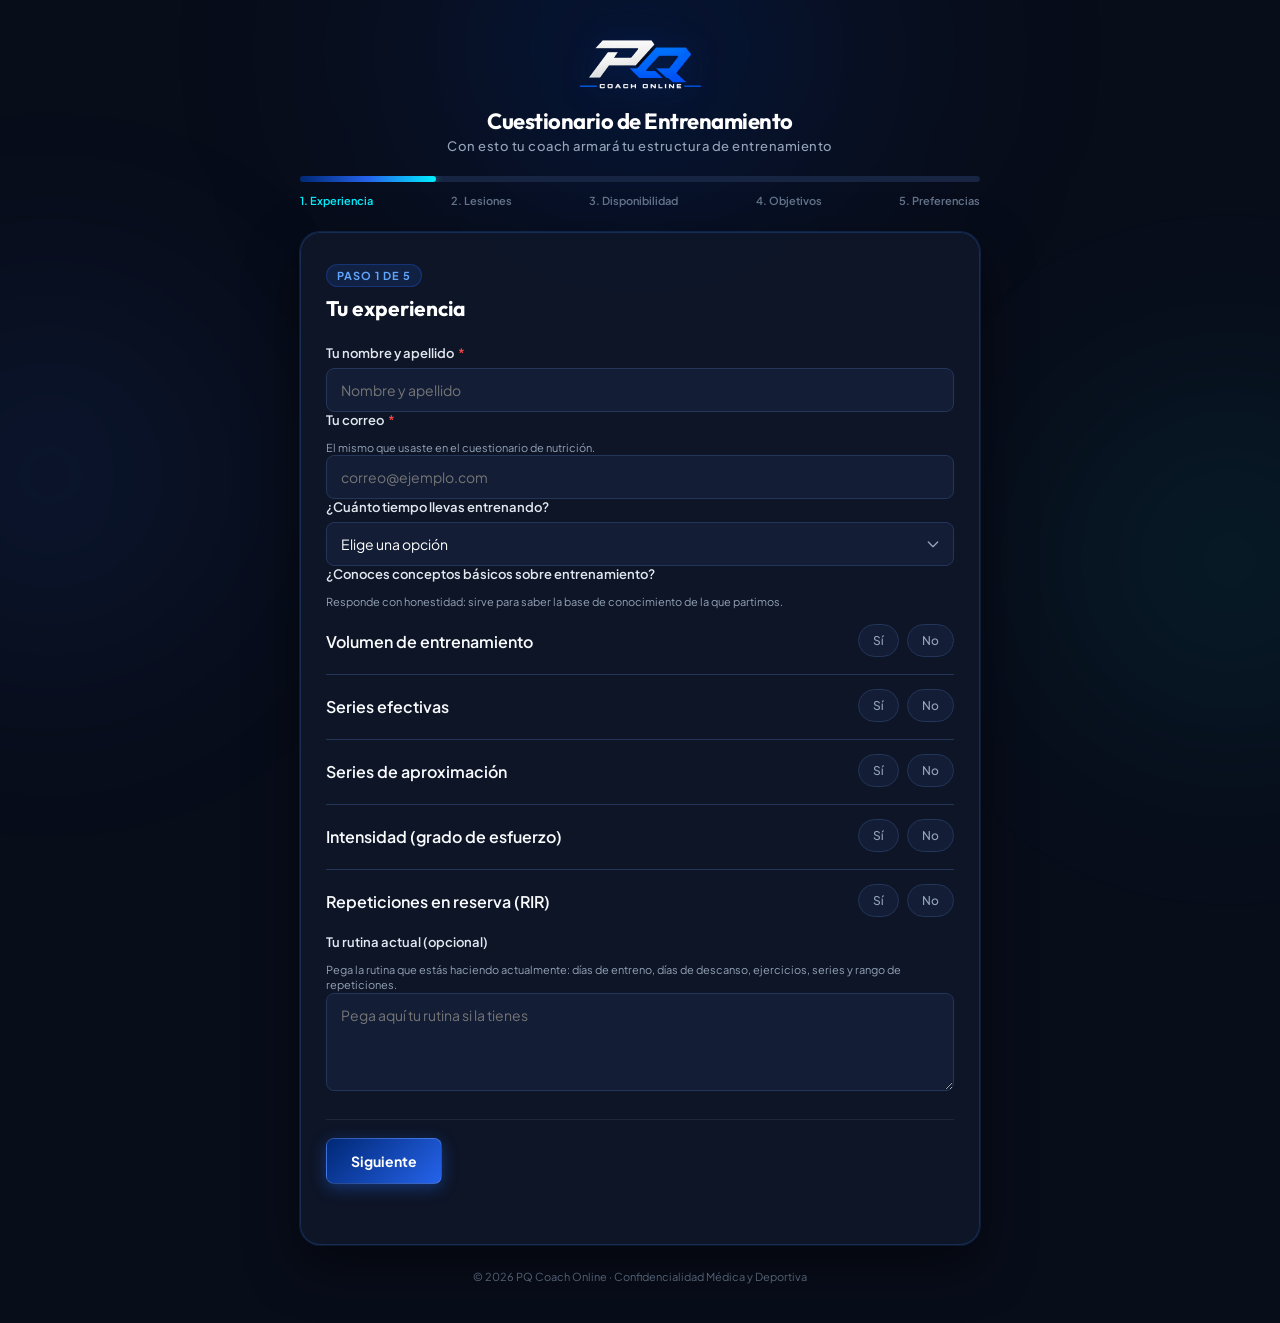
<file: entrenamiento.html>
<!DOCTYPE html>
<html lang="es">
<head>
  <meta charset="UTF-8">
  <meta name="viewport" content="width=device-width, initial-scale=1.0">
  <title>PQ Coach Online · Cuestionario de Entrenamiento</title>
  <meta property="og:title" content="PQ Coach Online · Cuestionario de Entrenamiento">
  <meta property="og:description" content="Cuéntanos cómo entrenas para que tu coach arme tu plantilla.">
  <meta property="og:image" content="https://pq-cuestionario-web.pieroquintana-coachonline.workers.dev/logo-share.png">
  <link rel="icon" href="logo.png">
  <link rel="preconnect" href="https://fonts.googleapis.com">
  <link rel="preconnect" href="https://fonts.gstatic.com" crossorigin>
  <link href="https://fonts.googleapis.com/css2?family=Outfit:wght@300;400;500;600;700;800&family=Plus+Jakarta+Sans:wght@400;500;600;700&display=swap" rel="stylesheet">
  <link rel="stylesheet" href="styles.css">
  <style>
    .term-row{display:flex;flex-wrap:wrap;align-items:center;justify-content:space-between;gap:8px;padding:10px 0;border-bottom:1px solid var(--input-border)}
    .term-row:last-child{border-bottom:none}
    .term-row b{font-weight:600;min-width:150px}
    .note-box{background:rgba(37,99,235,.12);border:1px solid rgba(59,130,246,.35);color:#bfdbfe;border-radius:10px;padding:10px 14px;font-size:.9rem;margin:6px 0 10px}
    .count-hint{font-size:.85rem;color:var(--text-muted);margin-top:6px}
    .count-err{font-size:.85rem;color:#f87171;min-height:18px;margin-top:4px}
    .eq-grid{display:grid;grid-template-columns:repeat(auto-fit,minmax(230px,1fr));gap:8px 16px}
    .eq-grid label{display:flex;gap:8px;align-items:center;cursor:pointer}
    .form-error{color:#f87171;font-size:.9rem;margin-top:10px;min-height:20px}
    .chip-item.dis input:checked + span{background:rgba(245,158,11,.18);border-color:#F59E0B;color:#fde68a}
  </style>
</head>
<body>
  <div class="ambient-glow glow-top"></div>
  <div class="ambient-glow glow-left"></div>
  <div class="ambient-glow glow-right"></div>

  <main class="app-container">
    <header class="brand-header">
      <div class="logo-wrapper">
        <img src="logo.png" alt="PQ Coach Online" class="brand-logo">
      </div>
      <h1 class="brand-title">Cuestionario de Entrenamiento</h1>
      <p class="brand-subtitle">Con esto tu coach armará tu estructura de entrenamiento</p>
      <div class="progress-container">
        <div class="progress-bar-track"><div class="progress-bar-fill" id="progressBar"></div></div>
        <div class="step-indicators" id="stepIndicators">
          <span class="step-pill active" data-step="1">1. Experiencia</span>
          <span class="step-pill" data-step="2">2. Lesiones</span>
          <span class="step-pill" data-step="3">3. Disponibilidad</span>
          <span class="step-pill" data-step="4">4. Objetivos</span>
          <span class="step-pill" data-step="5">5. Preferencias</span>
        </div>
      </div>
    </header>

    <section class="form-card">
      <form id="entForm" novalidate>

        <div class="form-step active" id="step-1">
          <div class="step-header"><span class="step-badge">Paso 1 de 5</span><h2>Tu experiencia</h2></div>
          <div class="form-group full-width">
            <label for="nombre">Tu nombre y apellido <span class="req">*</span></label>
            <input type="text" id="nombre" name="nombre" autocomplete="name" placeholder="Nombre y apellido">
          </div>
          <div class="form-group full-width">
            <label for="email">Tu correo <span class="req">*</span></label>
            <small class="field-hint">El mismo que usaste en el cuestionario de nutrición.</small>
            <input type="email" id="email" name="email" autocomplete="email" placeholder="correo@ejemplo.com">
          </div>
          <div class="form-group full-width">
            <label for="tiempoEntrenando">¿Cuánto tiempo llevas entrenando?</label>
            <select id="tiempoEntrenando" name="tiempoEntrenando">
              <option value="">Elige una opción</option>
              <option>Menos de 6 meses</option><option>6 a 12 meses</option><option>1 a 3 años</option><option>3 a 5 años</option><option>Más de 5 años</option>
            </select>
          </div>
          <div class="form-group full-width">
            <label>¿Conoces conceptos básicos sobre entrenamiento?</label>
            <small class="field-hint">Responde con honestidad: sirve para saber la base de conocimiento de la que partimos.</small>
            <div id="terms"></div>
          </div>
          <div class="form-group full-width">
            <label for="rutinaActual">Tu rutina actual (opcional)</label>
            <small class="field-hint">Pega la rutina que estás haciendo actualmente: días de entreno, días de descanso, ejercicios, series y rango de repeticiones.</small>
            <textarea id="rutinaActual" name="rutinaActual" rows="4" placeholder="Pega aquí tu rutina si la tienes"></textarea>
          </div>
          <div class="step-actions"><button type="button" class="btn btn-primary" data-next>Siguiente</button></div>
          <div class="form-error" id="err-1" role="alert"></div>
        </div>

        <div class="form-step" id="step-2">
          <div class="step-header"><span class="step-badge">Paso 2 de 5</span><h2>Lesiones o molestias</h2></div>
          <div class="form-group full-width">
            <label for="lesiones">¿Has tenido alguna lesión o molestia?</label>
            <small class="field-hint">Cuéntame qué fue y, si lo sabes, qué la causó.</small>
            <textarea id="lesiones" name="lesiones" rows="3" placeholder="Ejemplo: dolor de hombro derecho en press inclinado"></textarea>
          </div>
          <div class="form-group full-width">
            <label for="ejerciciosMolestan">¿Hay ejercicios que no te gustan o te molestan?</label>
            <textarea id="ejerciciosMolestan" name="ejerciciosMolestan" rows="3" placeholder="Ejemplo: peso muerto convencional, me carga la zona lumbar"></textarea>
          </div>
          <div class="step-actions"><button type="button" class="btn btn-secondary" data-prev>Atrás</button><button type="button" class="btn btn-primary" data-next>Siguiente</button></div>
        </div>

        <div class="form-step" id="step-3">
          <div class="step-header"><span class="step-badge">Paso 3 de 5</span><h2>Tu disponibilidad</h2></div>
          <div class="form-group full-width">
            <label>¿Qué días no puedes ir a entrenar? <span class="req">*</span></label>
            <small class="field-hint">Marca los días que no te sirven. Con esto tu coach arma tu plan. Si puedes cualquier día, marca la última opción.</small>
            <div class="chips-container" id="chipsDiasNo">
              <label class="chip-item"><input type="checkbox" name="diasNo" value="Lunes"><span>Lunes</span></label>
              <label class="chip-item"><input type="checkbox" name="diasNo" value="Martes"><span>Martes</span></label>
              <label class="chip-item"><input type="checkbox" name="diasNo" value="Miércoles"><span>Miércoles</span></label>
              <label class="chip-item"><input type="checkbox" name="diasNo" value="Jueves"><span>Jueves</span></label>
              <label class="chip-item"><input type="checkbox" name="diasNo" value="Viernes"><span>Viernes</span></label>
              <label class="chip-item"><input type="checkbox" name="diasNo" value="Sábado"><span>Sábado</span></label>
              <label class="chip-item"><input type="checkbox" name="diasNo" value="Domingo"><span>Domingo</span></label>
              <label class="chip-item"><input type="checkbox" name="diasNo" value="Puedo entrenar cualquier día"><span>Puedo entrenar cualquier día</span></label>
            </div>
          </div>
          <div class="form-group full-width">
            <label for="tiempoSesion">¿Cuánto tiempo tienes como máximo por sesión? <span class="req">*</span></label>
            <select id="tiempoSesion" name="tiempoSesion">
              <option value="">Elige una opción</option>
              <option>40 min</option><option>1 h</option><option>1 h 30</option><option>2 h</option><option>2 h 30</option><option>3 h</option>
            </select>
          </div>
          <div class="form-group full-width">
            <label for="cardioPasos">¿Sabes cuántos pasos das al día? (opcional)</label>
            <small class="field-hint">Si no lo sabes, usa una aplicación de podómetro o un smartwatch y envía la cantidad de un día normal por privado.</small>
            <input type="text" id="cardioPasos" name="cardioPasos" placeholder="Ejemplo: 8.000 pasos">
          </div>
          <div class="step-actions"><button type="button" class="btn btn-secondary" data-prev>Atrás</button><button type="button" class="btn btn-primary" data-next>Siguiente</button></div>
          <div class="form-error" id="err-3" role="alert"></div>
        </div>

        <div class="form-step" id="step-4">
          <div class="step-header"><span class="step-badge">Paso 4 de 5</span><h2>Tus objetivos</h2></div>
          <div class="form-group full-width">
            <label>¿A qué grupos musculares consideras que quieres darles prioridad? (opcional, máximo 3)</label>
            <div class="chips-container" id="chipsPrioridad"></div>
            <div class="count-hint">Elegidos: <span id="cPrioridad">0</span> de 3</div>
            <div class="count-err" id="ePrioridad" role="alert"></div>
          </div>
          <div class="step-actions"><button type="button" class="btn btn-secondary" data-prev>Atrás</button><button type="button" class="btn btn-primary" data-next>Siguiente</button></div>
        </div>

        <div class="form-step" id="step-5">
          <div class="step-header"><span class="step-badge">Paso 5 de 5</span><h2>Tus preferencias</h2></div>
          <div class="form-group full-width">
            <label>¿Qué ejercicios te gustan o te motivan?</label>
            <small class="field-hint">Escríbelos como los conozcas. Tu coach los considerará para agregarlos en el plan.</small>
            <input type="text" id="favEspalda" name="favEspalda" placeholder="Espalda: ej. jalón al pecho, remo con barra" style="margin-bottom:8px">
            <input type="text" id="favPechoHombro" name="favPechoHombro" placeholder="Pecho y hombro: ej. press inclinado, elevaciones laterales" style="margin-bottom:8px">
            <input type="text" id="favBicepsTriceps" name="favBicepsTriceps" placeholder="Bíceps y tríceps: ej. curl martillo, extensión en polea" style="margin-bottom:8px">
            <input type="text" id="favPierna" name="favPierna" placeholder="Cuádriceps, isquios y glúteo: ej. prensa, hip thrust">
          </div>
          <div class="step-actions"><button type="button" class="btn btn-secondary" data-prev>Atrás</button><button type="submit" class="btn btn-submit" id="btnEnviar">Enviar cuestionario</button></div>
          <div class="form-error" id="err-5" role="alert"></div>
        </div>
      </form>

      <div class="success-screen" id="successScreen" style="display:none;">
        <div class="success-icon-wrap"><span class="success-emoji">✅</span></div>
        <h2 class="success-title">Tu cuestionario llegó</h2>
        <p class="success-msg">Tu plan para lograr tus objetivos estará listo entre <strong>24 y 72 horas</strong> después de que envíes tus cuestionarios y fotos.</p>
        <div class="whatsapp-alert-box">
          <p>📲 <strong>Avísale a tu coach por WhatsApp:</strong></p>
          <a href="#" id="btnWa" target="_blank" rel="noopener" class="btn btn-whatsapp">💬 Avisar por WhatsApp</a>
        </div>
        <div class="whatsapp-alert-box" style="margin-top:14px">
          <p>📸 <strong>Foto de tu gimnasio (opcional, súbelas cuando quieras).</strong> Con la foto de tu maquinaria, tu coach elegirá los ejercicios y conocerá el material que tienes a tu disposición.</p>
          <div style="margin-top:12px;padding:14px;border:2px solid #f59e0b;border-radius:14px;background:rgba(245,158,11,.10)">
            <p style="margin:0 0 8px"><strong style="color:#fbbf24">⚠ Copia este link y guárdalo.</strong> Es el único lugar donde podrás subir las fotos de tu gimnasio cuando las tengas.</p>
            <input type="text" id="linkFotos" readonly style="width:100%;margin-bottom:8px;font-size:.85rem" onclick="this.select()">
            <button type="button" id="btnCopiar" class="btn btn-submit" style="width:100%">📋 Copiar mi link</button>
            <div id="copiado" style="font-size:.9rem;color:#34d399;min-height:20px;margin-top:6px" role="status"></div>
          </div>
          <a href="fotos.html" id="btnFotos" class="btn btn-secondary" style="margin-top:12px">Ya tengo las fotos: subirlas ahora</a>
        </div>
      </div>
    </section>

    <footer class="app-footer"><p>© 2026 PQ Coach Online · Confidencialidad Médica y Deportiva</p></footer>
  </main>

  <script src="entrenamiento.js"></script>
</body>
</html>
</file>
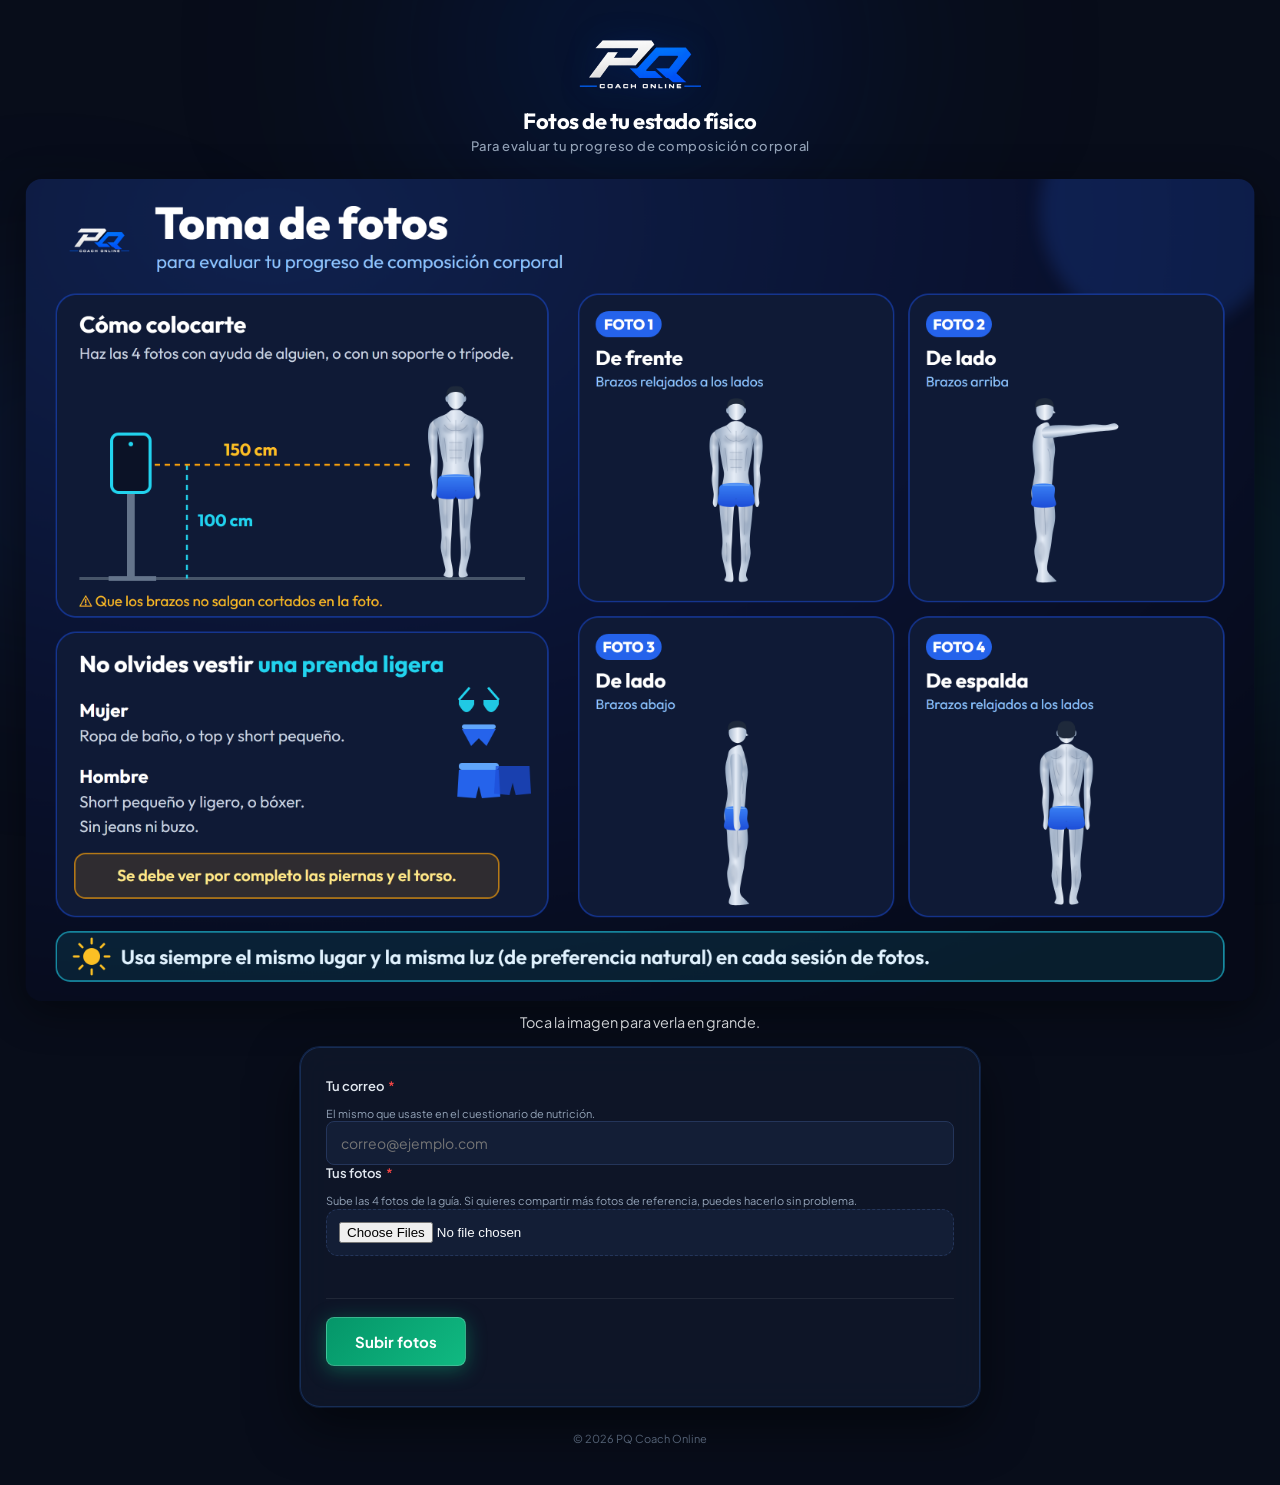
<file: fotos-fisico.html>
<!DOCTYPE html>
<html lang="es">
<head>
  <meta charset="UTF-8">
  <meta name="viewport" content="width=device-width, initial-scale=1.0">
  <title>PQ Coach Online · Fotos de tu estado físico</title>
  <link rel="icon" href="logo.png">
  <link rel="preconnect" href="https://fonts.googleapis.com">
  <link rel="preconnect" href="https://fonts.gstatic.com" crossorigin>
  <link href="https://fonts.googleapis.com/css2?family=Outfit:wght@300;400;500;600;700;800&family=Plus+Jakarta+Sans:wght@400;500;600;700&display=swap" rel="stylesheet">
  <link rel="stylesheet" href="styles.css">
  <style>
    .file-list{list-style:none;margin:14px 0 0;padding:0;display:grid;gap:6px}
    .file-list li{display:flex;justify-content:space-between;gap:10px;font-size:.9rem;padding:8px 12px;border:1px solid var(--input-border);border-radius:10px;background:var(--input-bg)}
    .file-list .ok{color:#34d399}.file-list .bad{color:#f87171}.file-list .wait{color:var(--text-muted)}
    .summary{margin-top:12px;font-size:.95rem}
    input[type=file]{padding:12px;border:1px dashed var(--input-border);border-radius:12px;width:100%;background:var(--input-bg);color:var(--text-main)}
    .slot{margin-bottom:14px}
  </style>
</head>
<body data-cat="fisico">
  <div class="ambient-glow glow-top"></div>
  <div class="ambient-glow glow-left"></div>
  <div class="ambient-glow glow-right"></div>
  <main class="app-container">
    <header class="brand-header">
      <div class="logo-wrapper"><img src="logo.png" alt="PQ Coach Online" class="brand-logo"></div>
      <h1 class="brand-title">Fotos de tu estado físico</h1>
      <p class="brand-subtitle">Para evaluar tu progreso de composición corporal</p>
    </header>
    <a href="guia-fotos.png" target="_blank" rel="noopener" title="Toca para ver la guía en grande" style="display:block;width:min(1240px,96vw);margin:0 0 18px 50%;transform:translateX(-50%)">
      <img src="guia-fotos.png" alt="Guía para tomar las 4 fotos: de frente, de lado con brazos arriba, de lado con brazos abajo y de espalda. Usa siempre el mismo lugar y la misma luz." style="width:100%;border-radius:16px;display:block;box-shadow:0 10px 40px rgba(0,0,0,.45)">
    </a>
    <p style="text-align:center;margin:-6px 0 16px;font-size:.9rem;opacity:.85">Toca la imagen para verla en grande.</p>
    <section class="form-card">
      <div class="form-group full-width">
        <label for="email">Tu correo <span class="req">*</span></label>
        <small class="field-hint">El mismo que usaste en el cuestionario de nutrición.</small>
        <input type="email" id="email" autocomplete="email" placeholder="correo@ejemplo.com">
      </div>
      <div class="form-group full-width">
        <label for="fotos">Tus fotos <span class="req">*</span></label>
        <small class="field-hint">Sube las 4 fotos de la guía. Si quieres compartir más fotos de referencia, puedes hacerlo sin problema.</small>
        <input type="file" id="fotos" accept="image/*" multiple>
      </div>      <ul class="file-list" id="lista"></ul>
      <div class="summary" id="resumen" role="status"></div>
      <div class="step-actions"><button type="button" class="btn btn-submit" id="btnSubir">Subir fotos</button></div>
      <div class="form-error" id="err" role="alert" style="color:#f87171;margin-top:10px"></div>
    </section>
    <footer class="app-footer"><p>© 2026 PQ Coach Online</p></footer>
  </main>
  <script src="fotos-fisico.js"></script>
</body>
</html>
</file>
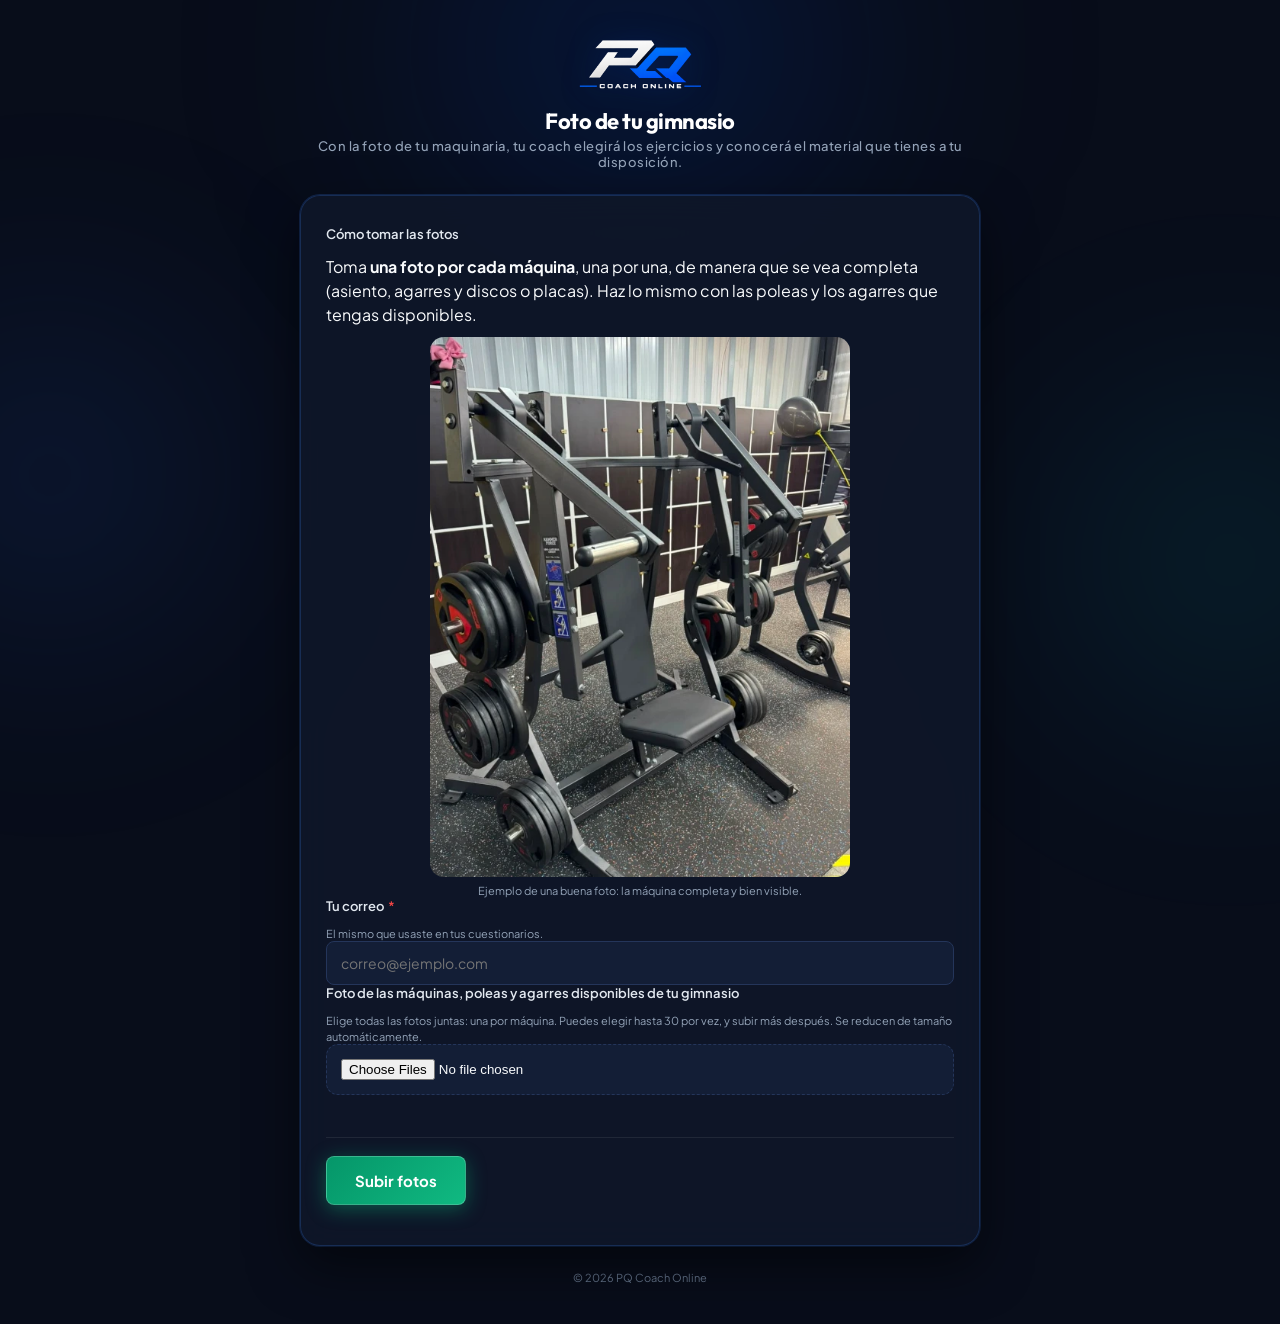
<file: fotos.html>
<!DOCTYPE html>
<html lang="es">
<head>
  <meta charset="UTF-8">
  <meta name="viewport" content="width=device-width, initial-scale=1.0">
  <title>PQ Coach Online · Foto de tu gimnasio</title>
  <link rel="icon" href="logo.png">
  <link rel="preconnect" href="https://fonts.googleapis.com">
  <link rel="preconnect" href="https://fonts.gstatic.com" crossorigin>
  <link href="https://fonts.googleapis.com/css2?family=Outfit:wght@300;400;500;600;700;800&family=Plus+Jakarta+Sans:wght@400;500;600;700&display=swap" rel="stylesheet">
  <link rel="stylesheet" href="styles.css">
  <style>
    .file-list{list-style:none;margin:14px 0 0;padding:0;display:grid;gap:6px}
    .file-list li{display:flex;justify-content:space-between;gap:10px;font-size:.9rem;padding:8px 12px;border:1px solid var(--input-border);border-radius:10px;background:var(--input-bg)}
    .file-list .ok{color:#34d399}.file-list .bad{color:#f87171}.file-list .wait{color:var(--text-muted)}
    .summary{margin-top:12px;font-size:.95rem}
    input[type=file]{padding:14px;border:1px dashed var(--input-border);border-radius:12px;width:100%;background:var(--input-bg);color:var(--text-main)}
  </style>
</head>
<body data-cat="gimnasio">
  <div class="ambient-glow glow-top"></div>
  <div class="ambient-glow glow-left"></div>
  <div class="ambient-glow glow-right"></div>
  <main class="app-container">
    <header class="brand-header">
      <div class="logo-wrapper"><img src="logo.png" alt="PQ Coach Online" class="brand-logo"></div>
      <h1 class="brand-title">Foto de tu gimnasio</h1>
      <p class="brand-subtitle">Con la foto de tu maquinaria, tu coach elegirá los ejercicios y conocerá el material que tienes a tu disposición.</p>
    </header>
    <section class="form-card">
      <div class="form-group full-width">
        <label>Cómo tomar las fotos</label>
        <p style="margin:6px 0 10px;line-height:1.5">Toma <strong>una foto por cada máquina</strong>, una por una, de manera que se vea completa (asiento, agarres y discos o placas). Haz lo mismo con las poleas y los agarres que tengas disponibles.</p>
        <img src="ejemplo-maquina.webp" alt="Ejemplo: foto de una máquina completa, con asiento, agarres y discos" style="width:100%;max-width:420px;border-radius:14px;display:block;margin:0 auto">
        <small class="field-hint" style="text-align:center;display:block;margin-top:6px">Ejemplo de una buena foto: la máquina completa y bien visible.</small>
      </div>
      <div class="form-group full-width">
        <label for="email">Tu correo <span class="req">*</span></label>
        <small class="field-hint">El mismo que usaste en tus cuestionarios.</small>
        <input type="email" id="email" autocomplete="email" placeholder="correo@ejemplo.com">
      </div>
      <div class="form-group full-width">
        <label for="fotos">Foto de las máquinas, poleas y agarres disponibles de tu gimnasio</label>
        <small class="field-hint">Elige todas las fotos juntas: una por máquina. Puedes elegir hasta 30 por vez, y subir más después. Se reducen de tamaño automáticamente.</small>
        <input type="file" id="fotos" accept="image/*" multiple>
      </div>
      <ul class="file-list" id="lista"></ul>
      <div class="summary" id="resumen" role="status"></div>
      <div class="step-actions"><button type="button" class="btn btn-submit" id="btnSubir">Subir fotos</button></div>
      <div class="form-error" id="err" role="alert" style="color:#f87171;margin-top:10px"></div>
    </section>
    <footer class="app-footer"><p>© 2026 PQ Coach Online</p></footer>
  </main>
  <script src="fotos.js"></script>
</body>
</html>
</file>
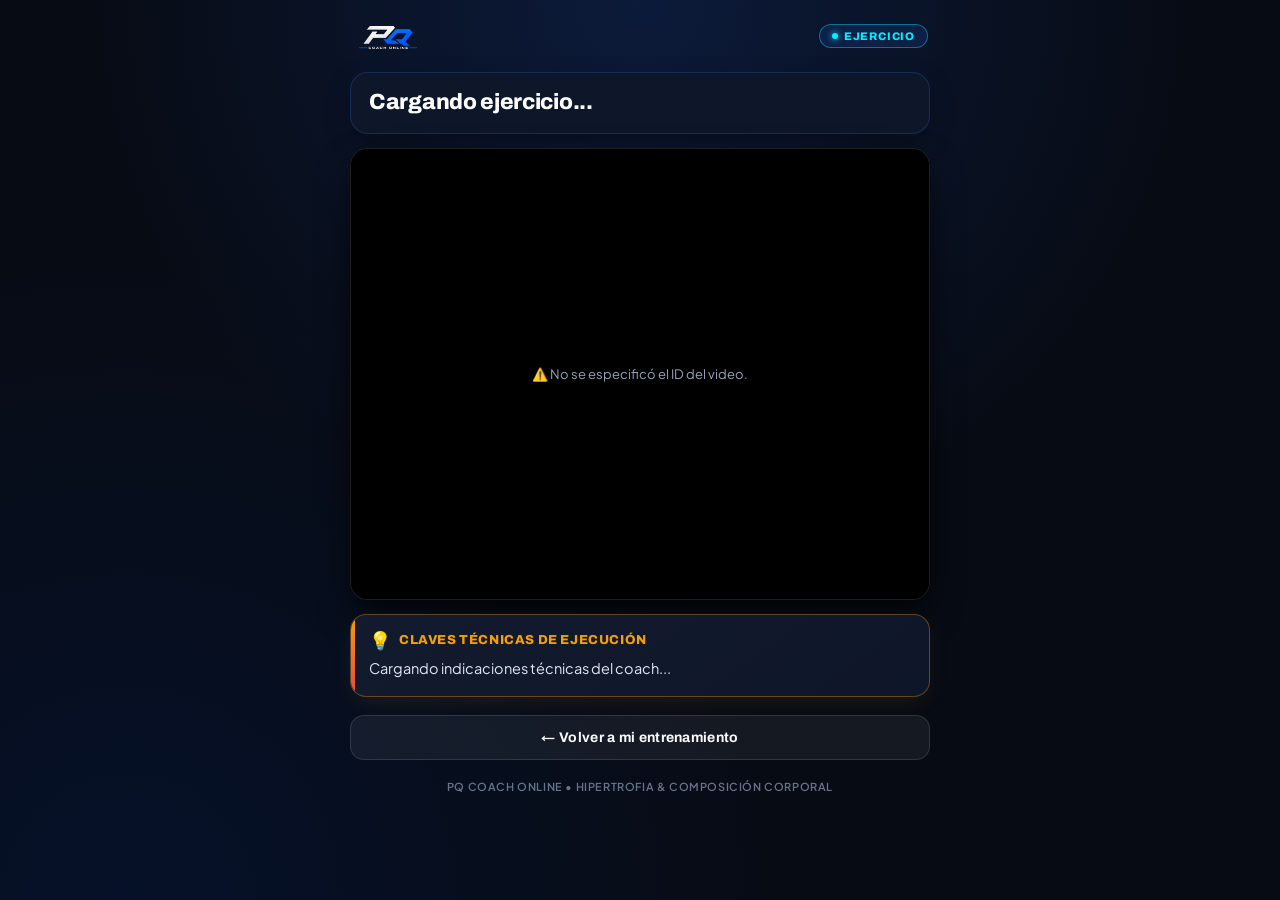
<file: video.html>
<!DOCTYPE html>
<html lang="es">
<head>
  <meta charset="UTF-8">
  <meta name="viewport" content="width=device-width, initial-scale=1.0, maximum-scale=1.0, user-scalable=no">
  <title>PQ Coach Online • Visor de Ejercicio</title>
  
  <!-- Tipografía Google Fonts -->
  <link rel="preconnect" href="https://fonts.googleapis.com">
  <link rel="preconnect" href="https://fonts.gstatic.com" crossorigin>
  <link href="https://fonts.googleapis.com/css2?family=Archivo:wght@600;700;800;900&family=Plus+Jakarta+Sans:wght@400;500;600;700&display=swap" rel="stylesheet">
  
  <style>
    :root {
      --pq-blue: #002875;
      --pq-blue-light: #003BB4;
      --pq-electric: #2563EB;
      --pq-cyan: #00F0FF;
      --pq-gold: #F59E0B;
      --bg-dark: #070B14;
      --card-bg: rgba(15, 23, 42, 0.94);
      --card-border: rgba(59, 130, 246, 0.22);
      --text-main: #F8FAFC;
      --text-muted: #94A3B8;
      --text-dim: #64748B;
    }

    * {
      box-sizing: border-box;
      margin: 0;
      padding: 0;
      -webkit-tap-highlight-color: transparent;
    }

    body {
      background: var(--bg-dark);
      background-image: 
        radial-gradient(circle at 50% 0%, rgba(37, 99, 235, 0.18), transparent 50%),
        radial-gradient(circle at 10% 100%, rgba(0, 40, 117, 0.22), transparent 45%);
      color: var(--text-main);
      font-family: 'Plus Jakarta Sans', sans-serif;
      min-height: 100vh;
      display: flex;
      flex-direction: column;
      align-items: center;
      padding: 14px 14px 30px;
    }

    .container {
      width: 100%;
      max-width: 580px;
      display: flex;
      flex-direction: column;
      gap: 14px;
    }

    /* HEADER */
    .header {
      display: flex;
      align-items: center;
      justify-content: space-between;
      padding: 4px 2px;
    }

    .logo-box {
      display: flex;
      align-items: center;
      gap: 10px;
      text-decoration: none;
    }

    .logo-img {
      height: 36px;
      width: auto;
      object-fit: contain;
    }

    .badge-muscle {
      display: inline-flex;
      align-items: center;
      gap: 6px;
      padding: 5px 12px;
      border-radius: 9999px;
      background: rgba(37, 99, 235, 0.15);
      border: 1px solid rgba(0, 240, 255, 0.4);
      color: var(--pq-cyan);
      font-family: 'Archivo', sans-serif;
      font-size: 11px;
      font-weight: 800;
      letter-spacing: 0.8px;
      text-transform: uppercase;
    }

    .badge-dot {
      width: 6px;
      height: 6px;
      border-radius: 50%;
      background: var(--pq-cyan);
      box-shadow: 0 0 6px var(--pq-cyan);
    }

    /* EXERCISE TITLE CARD */
    .title-card {
      background: var(--card-bg);
      border: 1px solid var(--card-border);
      border-radius: 18px;
      padding: 16px 18px;
      backdrop-filter: blur(14px);
      box-shadow: 0 10px 30px -10px rgba(0, 0, 0, 0.6);
    }

    .exercise-title {
      font-family: 'Archivo', sans-serif;
      font-size: 22px;
      font-weight: 800;
      line-height: 1.25;
      color: #FFFFFF;
      letter-spacing: -0.3px;
    }

    /* VIDEO PLAYER CARD - ENCUADRE ÓPTIMO PARA CELULAR */
    .video-card {
      background: #000000;
      border: 1px solid rgba(255, 255, 255, 0.12);
      border-radius: 18px;
      overflow: hidden;
      box-shadow: 0 16px 36px -6px rgba(0, 0, 0, 0.85);
      position: relative;
      width: 100%;
    }

    .video-wrapper {
      position: relative;
      width: 100%;
      height: 50vh;
      min-height: 300px;
      max-height: 460px;
      background: #000000;
      display: flex;
      align-items: center;
      justify-content: center;
    }

    .video-element, .video-frame {
      width: 100%;
      height: 100%;
      border: none;
      object-fit: contain;
      background: #000000;
      display: block;
    }

    .video-loading {
      position: absolute;
      top: 0;
      left: 0;
      width: 100%;
      height: 100%;
      display: flex;
      flex-direction: column;
      align-items: center;
      justify-content: center;
      gap: 12px;
      background: #000000;
      color: var(--text-muted);
      font-size: 13px;
      z-index: 2;
    }

    .spinner {
      width: 36px;
      height: 36px;
      border: 3px solid rgba(0, 240, 255, 0.2);
      border-top-color: var(--pq-cyan);
      border-radius: 50%;
      animation: spin 0.8s linear infinite;
    }

    @keyframes spin {
      to { transform: rotate(360deg); }
    }

    /* FOTO REFERENCIAL CARD (SOLO SI SE ADJUNTA PARA ESE ATLETA) */
    .photo-card {
      background: linear-gradient(145deg, rgba(15, 23, 42, 0.95), rgba(30, 41, 59, 0.95));
      border: 1px solid rgba(0, 240, 255, 0.35);
      border-radius: 16px;
      padding: 14px 16px;
      box-shadow: 0 8px 24px -6px rgba(0, 240, 255, 0.12);
      position: relative;
      overflow: hidden;
    }

    .photo-card::before {
      content: '';
      position: absolute;
      top: 0;
      left: 0;
      width: 4px;
      height: 100%;
      background: linear-gradient(to bottom, var(--pq-cyan), var(--pq-electric));
    }

    .photo-title {
      color: var(--pq-cyan);
    }

    .photo-wrapper {
      position: relative;
      width: 100%;
      border-radius: 12px;
      overflow: hidden;
      cursor: pointer;
      background: #000000;
      border: 1px solid rgba(255, 255, 255, 0.12);
    }

    .photo-preview {
      width: 100%;
      max-height: 280px;
      object-fit: cover;
      display: block;
      transition: transform 0.2s ease;
    }

    .photo-wrapper:active .photo-preview {
      transform: scale(0.98);
    }

    .photo-overlay-hint {
      position: absolute;
      bottom: 8px;
      right: 8px;
      background: rgba(0, 0, 0, 0.78);
      backdrop-filter: blur(4px);
      padding: 5px 11px;
      border-radius: 8px;
      font-size: 11px;
      color: var(--pq-cyan);
      font-weight: 700;
      display: flex;
      align-items: center;
      gap: 4px;
      border: 1px solid rgba(0, 240, 255, 0.35);
    }

    /* MODAL PANTALLA COMPLETA */
    .photo-modal {
      position: fixed;
      top: 0;
      left: 0;
      width: 100vw;
      height: 100vh;
      background: rgba(0, 0, 0, 0.94);
      backdrop-filter: blur(10px);
      z-index: 9999;
      display: flex;
      flex-direction: column;
      align-items: center;
      justify-content: center;
      padding: 20px;
      box-sizing: border-box;
      animation: fadeIn 0.2s ease;
    }

    .modal-image {
      max-width: 100%;
      max-height: 80vh;
      object-fit: contain;
      border-radius: 12px;
      box-shadow: 0 10px 40px rgba(0, 0, 0, 0.8);
    }

    .modal-close {
      position: absolute;
      top: 18px;
      right: 18px;
      width: 38px;
      height: 38px;
      background: rgba(255, 255, 255, 0.15);
      border: 1px solid rgba(255, 255, 255, 0.25);
      border-radius: 50%;
      color: #FFFFFF;
      display: flex;
      align-items: center;
      justify-content: center;
      font-size: 18px;
      font-weight: bold;
      cursor: pointer;
    }

    .modal-caption {
      margin-top: 14px;
      font-size: 12px;
      color: var(--text-muted);
      font-weight: 600;
      letter-spacing: 0.5px;
    }

    @keyframes fadeIn {
      from { opacity: 0; }
      to { opacity: 1; }
    }

    /* CLAVES TECNICAS CARD */
    .cues-card {
      background: linear-gradient(145deg, rgba(20, 28, 48, 0.95), rgba(15, 23, 42, 0.95));
      border: 1px solid rgba(245, 158, 11, 0.35);
      border-radius: 16px;
      padding: 16px 18px;
      box-shadow: 0 8px 24px -6px rgba(245, 158, 11, 0.12);
      position: relative;
      overflow: hidden;
    }

    .cues-card::before {
      content: '';
      position: absolute;
      top: 0;
      left: 0;
      width: 4px;
      height: 100%;
      background: linear-gradient(to bottom, var(--pq-gold), #EF4444);
    }

    .card-header {
      display: flex;
      align-items: center;
      gap: 8px;
      margin-bottom: 8px;
    }

    .card-icon {
      font-size: 18px;
      line-height: 1;
    }

    .card-title {
      font-family: 'Archivo', sans-serif;
      font-size: 13px;
      font-weight: 800;
      letter-spacing: 0.6px;
      text-transform: uppercase;
      color: var(--pq-gold);
    }

    .cues-content {
      font-size: 14.5px;
      line-height: 1.6;
      color: #E2E8F0;
      font-weight: 400;
    }

    /* BOTON VOLVER */
    .actions-box {
      margin-top: 4px;
    }

    .btn-return {
      width: 100%;
      display: inline-flex;
      align-items: center;
      justify-content: center;
      gap: 8px;
      padding: 14px 20px;
      border-radius: 14px;
      font-family: 'Archivo', sans-serif;
      font-size: 14px;
      font-weight: 700;
      letter-spacing: 0.3px;
      text-decoration: none;
      cursor: pointer;
      background: rgba(255, 255, 255, 0.06);
      color: var(--text-main);
      border: 1px solid rgba(255, 255, 255, 0.12);
      transition: all 0.2s ease;
    }

    .btn-return:active {
      transform: scale(0.98);
      background: rgba(255, 255, 255, 0.1);
    }

    /* FOOTER */
    .footer {
      text-align: center;
      margin-top: 6px;
      font-size: 11px;
      color: var(--text-dim);
      font-weight: 600;
      letter-spacing: 0.6px;
      text-transform: uppercase;
    }
  </style>
</head>
<body>

  <div class="container">
    
    <!-- HEADER -->
    <header class="header">
      <a href="#" class="logo-box">
        <img src="logo.png" alt="PQ Coach" class="logo-img" onerror="this.style.display='none'">
      </a>
      <div class="badge-muscle" id="muscleBadge">
        <span class="badge-dot"></span>
        <span id="muscleText">EJERCICIO</span>
      </div>
    </header>

    <!-- TITLE CARD -->
    <div class="title-card">
      <h1 class="exercise-title" id="exerciseName">Cargando ejercicio...</h1>
    </div>

    <!-- VIDEO CARD -->
    <div class="video-card">
      <div class="video-wrapper">
        <div class="video-loading" id="videoLoading">
          <div class="spinner"></div>
          <span>Cargando demostración...</span>
        </div>

        <!-- Video Player Nativo HTML5 -->
        <video 
          id="nativePlayer" 
          class="video-element" 
          controls 
          playsinline 
          webkit-playsinline 
          preload="metadata"
          style="display: none;">
        </video>

        <!-- Fallback Iframe -->
        <iframe 
          id="previewFrame" 
          class="video-frame" 
          allow="autoplay; fullscreen"
          style="display: none;">
        </iframe>
      </div>
    </div>

    <!-- FOTO REFERENCIAL DE LA MAQUINA (SOLO SI SE DECIDE AGREGAR AL ATLETA) -->
    <div class="photo-card" id="photoCard" style="display: none;">
      <div class="card-header">
        <span class="card-icon">📸</span>
        <span class="card-title photo-title">Máquina en tu Gimnasio</span>
      </div>
      <div class="photo-wrapper" onclick="openPhotoModal()">
        <img id="photoImg" class="photo-preview" alt="Foto referencial de la máquina" />
        <div class="photo-overlay-hint">
          <span>🔍 Toca para pantalla completa</span>
        </div>
      </div>
    </div>

    <!-- MODAL PANTALLA COMPLETA PARA FOTO -->
    <div class="photo-modal" id="photoModal" onclick="closePhotoModal()" style="display: none;">
      <div class="modal-close" onclick="closePhotoModal()">✕</div>
      <img id="modalImg" class="modal-image" alt="Máquina en tu gimnasio ampliada" />
      <div class="modal-caption">Toca en cualquier parte para cerrar</div>
    </div>

    <!-- CLAVES TECNICAS DE EJECUCION -->
    <div class="cues-card" id="cuesCard">
      <div class="card-header">
        <span class="card-icon">💡</span>
        <span class="card-title">Claves Técnicas de Ejecución</span>
      </div>
      <div class="cues-content" id="cuesText">
        Cargando indicaciones técnicas del coach...
      </div>
    </div>

    <!-- BOTON VOLVER -->
    <div class="actions-box">
      <button class="btn-return" onclick="handleReturn()">
        ← Volver a mi entrenamiento
      </button>
    </div>

    <footer class="footer">
      PQ COACH ONLINE • HIPERTROFIA & COMPOSICIÓN CORPORAL
    </footer>

  </div>

  <script>
    let dbData = null;
    let currentId = '';

    // Obtener parámetros de URL
    const urlParams = new URLSearchParams(window.location.search);
    const paramId = urlParams.get('id') || '';
    const paramNombre = urlParams.get('nombre') || '';
    const paramClaves = urlParams.get('claves') || '';
    const paramGrupo = urlParams.get('grupo') || '';
    const paramFoto = urlParams.get('foto') || '';

    // Normalizar ID de archivo por si viene URL completa
    currentId = paramId;
    if (currentId.includes('/d/')) {
      const match = currentId.match(/\/d\/([a-zA-Z0-9_-]+)/);
      if (match) currentId = match[1];
    }

    function resolvePhotoUrl(val) {
      if (!val) return '';
      let clean = val.trim();
      // Si viene una URL completa de Google Drive
      if (clean.includes('/d/')) {
        const match = clean.match(/\/d\/([a-zA-Z0-9_-]+)/);
        if (match) clean = match[1];
      }
      // Si es un ID de Google Drive
      if (/^[a-zA-Z0-9_-]{20,}$/.test(clean)) {
        return `https://drive.google.com/thumbnail?id=${clean}&sz=w1200`;
      }
      return clean;
    }

    async function init() {
      // 1. Mostrar lo que viene en URL de inmediato
      if (paramNombre) {
        document.getElementById('exerciseName').textContent = paramNombre;
        document.title = `${paramNombre} • PQ Coach`;
      }
      if (paramGrupo) {
        document.getElementById('muscleText').textContent = paramGrupo;
      }
      if (paramClaves) {
        document.getElementById('cuesText').textContent = paramClaves;
      }

      // FOTO REFERENCIAL: SOLO si se pasa el parámetro para este atleta/ejercicio
      if (paramFoto && paramFoto.trim() !== '') {
        const resolvedUrl = resolvePhotoUrl(paramFoto);
        if (resolvedUrl) {
          const photoImg = document.getElementById('photoImg');
          const modalImg = document.getElementById('modalImg');
          photoImg.src = resolvedUrl;
          modalImg.src = resolvedUrl;
          document.getElementById('photoCard').style.display = 'block';
        }
      }

      // 2. Cargar ejercicios.json para autocompletar si falta grupo muscular o claves
      try {
        const resp = await fetch('ejercicios.json');
        if (resp.ok) {
          dbData = await resp.json();
          completeFromDatabase();
        }
      } catch (err) {
        console.warn('Usando parámetros de URL directos:', err);
      }

      // 3. Montar video optimizado
      setupVideo(currentId);
    }

    function completeFromDatabase() {
      if (!dbData) return;
      
      let ex = null;
      if (currentId && dbData.by_id && dbData.by_id[currentId]) {
        ex = dbData.by_id[currentId];
      } else if (paramNombre && dbData.by_name) {
        const norm = paramNombre.toLowerCase().replace(/[^a-zA-Z0-9]/g, '');
        ex = dbData.by_name[norm];
        if (ex && ex.id && !currentId) {
          currentId = ex.id;
        }
      }

      if (ex) {
        if (!paramNombre) {
          document.getElementById('exerciseName').textContent = ex.nombre;
          document.title = `${ex.nombre} • PQ Coach`;
        }
        if (!paramGrupo && ex.grupo) {
          document.getElementById('muscleText').textContent = ex.grupo;
        }
        if (!paramClaves && ex.claves) {
          document.getElementById('cuesText').textContent = ex.claves;
        }
      }
    }

    function setupVideo(fileId) {
      if (!fileId) {
        document.getElementById('videoLoading').innerHTML = '<span>⚠️ No se especificó el ID del video.</span>';
        return;
      }

      const nativePlayer = document.getElementById('nativePlayer');
      const previewFrame = document.getElementById('previewFrame');
      const loading = document.getElementById('videoLoading');

      // Intentar primero endpoint stream directo de Cloudflare (/stream?id=...)
      const streamUrl = `/stream?id=${fileId}`;
      nativePlayer.src = streamUrl;
      nativePlayer.style.display = 'block';

      nativePlayer.onloadedmetadata = () => {
        loading.style.display = 'none';
      };

      nativePlayer.oncanplay = () => {
        loading.style.display = 'none';
      };

      nativePlayer.onplay = () => {
        loading.style.display = 'none';
      };

      // Fallback si falla el stream nativo
      nativePlayer.onerror = () => {
        console.warn('Fallo en stream nativo, usando Google Drive Preview encuadrado');
        nativePlayer.style.display = 'none';
        previewFrame.src = `https://drive.google.com/file/d/${fileId}/preview`;
        previewFrame.style.display = 'block';
        previewFrame.onload = () => {
          loading.style.display = 'none';
        };
      };

      setTimeout(() => {
        loading.style.display = 'none';
      }, 3500);
    }

    function openPhotoModal() {
      document.getElementById('photoModal').style.display = 'flex';
      document.body.style.overflow = 'hidden';
    }

    function closePhotoModal() {
      document.getElementById('photoModal').style.display = 'none';
      document.body.style.overflow = 'auto';
    }

    function handleReturn() {
      if (window.history.length > 1) {
        window.history.back();
      } else {
        window.close();
      }
    }

    window.addEventListener('DOMContentLoaded', init);
  </script>
</body>
</html>
</file>
<file: styles.css>
/* ==========================================================================
   PQ COACH ONLINE · SISTEMA DE DISEÑO WEB (CLOUDFLARE PAGES)
   Paleta: Azul Oficial PQ (#002875), Slate Profundo (#0B1120), Cyan (#00F0FF)
   ========================================================================== */

:root {
  --pq-blue: #002875;
  --pq-blue-light: #003BB4;
  --pq-electric: #2563EB;
  --pq-cyan: #00F0FF;
  --pq-gold: #F59E0B;
  --pq-emerald: #10B981;
  
  --bg-dark: #080D1A;
  --card-bg: rgba(15, 23, 42, 0.88);
  --card-border: rgba(59, 130, 246, 0.22);
  --input-bg: #131E36;
  --input-border: #24355A;
  --input-focus: #3B82F6;
  
  --text-main: #F8FAFC;
  --text-muted: #94A3B8;
  --text-dim: #64748B;
  
  --radius-sm: 8px;
  --radius-md: 14px;
  --radius-lg: 20px;
  --radius-full: 9999px;
  
  --shadow-glow: 0 0 25px rgba(0, 40, 117, 0.4);
  --shadow-card: 0 20px 50px rgba(0, 0, 0, 0.5), 0 0 0 1px var(--card-border);
}

* {
  margin: 0;
  padding: 0;
  box-sizing: border-box;
}

body {
  font-family: 'Plus Jakarta Sans', sans-serif;
  background-color: var(--bg-dark);
  color: var(--text-main);
  min-height: 100vh;
  position: relative;
  overflow-x: hidden;
  padding: 24px 15px 40px;
}

/* Efectos de Iluminación Ambiental */
.ambient-glow {
  position: fixed;
  border-radius: 50%;
  filter: blur(100px);
  z-index: 0;
  pointer-events: none;
}

.glow-top {
  top: -160px;
  left: 50%;
  transform: translateX(-50%);
  width: 650px;
  height: 420px;
  background: radial-gradient(circle, rgba(0, 59, 180, 0.25) 0%, rgba(0, 40, 117, 0.1) 60%, transparent 80%);
}

.glow-left {
  top: 25%;
  left: -200px;
  width: 500px;
  height: 500px;
  background: radial-gradient(circle, rgba(37, 99, 235, 0.15) 0%, transparent 70%);
}

.glow-right {
  bottom: 10%;
  right: -200px;
  width: 500px;
  height: 500px;
  background: radial-gradient(circle, rgba(0, 240, 255, 0.1) 0%, transparent 70%);
}

/* Banner Consejo del Coach integrado */
.coach-tip-banner {
  display: flex;
  align-items: flex-start;
  gap: 12px;
  background: rgba(0, 40, 117, 0.25);
  border: 1px solid rgba(0, 240, 255, 0.3);
  border-left: 4px solid var(--pq-cyan);
  border-radius: var(--radius-sm);
  padding: 13px 16px;
  margin-bottom: 22px;
}

.coach-tip-banner .tip-icon {
  font-size: 20px;
  line-height: 1.2;
}

.coach-tip-banner p {
  font-size: 12.5px;
  color: #E2E8F0;
  line-height: 1.5;
  margin: 0;
}

.coach-tip-banner strong {
  color: #93C5FD;
}

/* Tarjeta Condicional: Salud Femenina & Ciclo Menstrual */
.conditional-card {
  background: rgba(244, 63, 94, 0.05);
  border: 1px solid rgba(244, 63, 94, 0.25);
  border-left: 4px solid #FB7185;
  border-radius: var(--radius-md);
  padding: 18px 20px;
  margin-top: 10px;
  grid-column: span 2;
  animation: fadeInDown 0.35s cubic-bezier(0.16, 1, 0.3, 1);
}

.conditional-header {
  margin-bottom: 10px;
}

.conditional-badge {
  display: inline-flex;
  align-items: center;
  gap: 6px;
  background: rgba(244, 63, 94, 0.16);
  color: #FDA4AF;
  font-size: 13px;
  font-weight: 700;
  padding: 5px 14px;
  border-radius: var(--radius-full);
  margin-bottom: 6px;
}

@keyframes fadeInDown {
  from {
    opacity: 0;
    transform: translateY(-8px);
  }
  to {
    opacity: 1;
    transform: translateY(0);
  }
}

/* Contenedor Central del Formulario */
.app-container {
  max-width: 680px;
  margin: 0 auto;
  width: 100%;
  position: relative;
  z-index: 1;
}

/* Encabezado y Marca */
.brand-header {
  text-align: center;
  margin-bottom: 25px;
}

.logo-wrapper {
  margin-bottom: 8px;
  display: flex;
  justify-content: center;
  align-items: center;
}

.brand-logo {
  height: 75px;
  width: auto;
  max-width: 280px;
  object-fit: contain;
  filter: drop-shadow(0 4px 15px rgba(0, 40, 117, 0.45));
  transition: transform 0.3s ease;
}

.brand-logo:hover {
  transform: scale(1.02);
}

.fallback-logo {
  font-family: 'Outfit', sans-serif;
  font-size: 22px;
  font-weight: 800;
  letter-spacing: 2px;
  color: #FFFFFF;
  background: linear-gradient(135deg, #002875, #2563EB);
  padding: 8px 18px;
  display: inline-block;
  border-radius: var(--radius-md);
  border: 1px solid rgba(255, 255, 255, 0.2);
}

.brand-title {
  font-family: 'Outfit', sans-serif;
  font-size: 22px;
  font-weight: 700;
  color: #FFFFFF;
  letter-spacing: -0.5px;
  margin-top: 4px;
  margin-bottom: 3px;
}

.brand-subtitle {
  font-size: 13px;
  color: var(--text-muted);
  font-weight: 500;
  letter-spacing: 0.5px;
}

/* Barra de Progreso */
.progress-container {
  margin-top: 22px;
}

.progress-bar-track {
  width: 100%;
  height: 6px;
  background: #172442;
  border-radius: var(--radius-full);
  overflow: hidden;
  margin-bottom: 12px;
}

.progress-bar-fill {
  height: 100%;
  width: 20%;
  background: linear-gradient(90deg, var(--pq-blue), var(--pq-electric), var(--pq-cyan));
  border-radius: var(--radius-full);
  transition: width 0.4s cubic-bezier(0.4, 0, 0.2, 1);
  box-shadow: 0 0 10px rgba(0, 240, 255, 0.5);
}

.step-indicators {
  display: flex;
  justify-content: space-between;
  gap: 5px;
}

.step-pill {
  font-size: 11px;
  font-weight: 600;
  color: var(--text-dim);
  transition: all 0.3s ease;
  white-space: nowrap;
}

.step-pill.active {
  color: var(--pq-cyan);
}

.step-pill.completed {
  color: var(--pq-emerald);
}

/* Card del Formulario */
.form-card {
  background: var(--card-bg);
  backdrop-filter: blur(16px);
  -webkit-backdrop-filter: blur(16px);
  border-radius: var(--radius-lg);
  border: 1px solid var(--card-border);
  box-shadow: var(--shadow-card);
  padding: 30px 25px;
  position: relative;
  transition: all 0.3s ease;
}

/* Pasos */
.form-step {
  display: none;
  animation: fadeIn 0.35s ease forwards;
}

.form-step.active {
  display: block;
}

@keyframes fadeIn {
  from {
    opacity: 0;
    transform: translateY(10px);
  }
  to {
    opacity: 1;
    transform: translateY(0);
  }
}

.step-header {
  margin-bottom: 24px;
}

.step-badge {
  display: inline-block;
  background: rgba(37, 99, 235, 0.15);
  color: #60A5FA;
  border: 1px solid rgba(37, 99, 235, 0.3);
  font-size: 11px;
  font-weight: 700;
  text-transform: uppercase;
  letter-spacing: 1px;
  padding: 4px 10px;
  border-radius: var(--radius-full);
  margin-bottom: 8px;
}

.step-header h2 {
  font-family: 'Outfit', sans-serif;
  font-size: 21px;
  font-weight: 700;
  color: #FFFFFF;
  margin-bottom: 6px;
}

.step-header p {
  font-size: 13px;
  color: var(--text-muted);
  line-height: 1.5;
}

/* Inputs y Grids */
.input-grid {
  display: grid;
  grid-template-columns: 1fr 1fr;
  gap: 16px;
}

.full-width {
  grid-column: span 2;
}

.form-group {
  display: flex;
  flex-direction: column;
}

label {
  font-size: 13px;
  font-weight: 600;
  color: #E2E8F0;
  margin-bottom: 7px;
}

.req {
  color: #EF4444;
  margin-left: 2px;
}

.field-optional {
  font-size: 11.5px;
  color: var(--text-dim);
  font-weight: 400;
  margin-left: 4px;
}

.field-hint {
  font-size: 11px;
  color: var(--text-muted);
  margin-top: 5px;
  line-height: 1.4;
}

input[type="text"],
input[type="email"],
input[type="number"],
input[type="tel"],
input[type="date"],
input[type="time"],
select,
textarea {
  width: 100%;
  background: var(--input-bg);
  border: 1px solid var(--input-border);
  color: #FFFFFF;
  font-family: inherit;
  font-size: 14px;
  padding: 12px 14px;
  border-radius: var(--radius-sm);
  outline: none;
  transition: all 0.25s ease;
}

input:focus,
select:focus,
textarea:focus {
  border-color: var(--input-focus);
  box-shadow: 0 0 0 3px rgba(59, 130, 246, 0.25);
  background: #172442;
}

select {
  cursor: pointer;
  appearance: none;
  background-image: url("data:image/svg+xml,%3Csvg xmlns='http://www.w3.org/2000/svg' fill='none' viewBox='0 0 24 24' stroke='%2394A3B8'%3E%3Cpath stroke-linecap='round' stroke-linejoin='round' stroke-width='2' d='M19 9l-7 7-7-7'%3E%3C/path%3E%3C/svg%3E");
  background-repeat: no-repeat;
  background-position: right 12px center;
  background-size: 16px;
  padding-right: 36px;
}

textarea {
  resize: vertical;
}

.input-with-unit {
  position: relative;
  display: flex;
  align-items: center;
}

.input-with-unit input {
  padding-right: 45px;
}

.input-with-unit .unit {
  position: absolute;
  right: 14px;
  font-size: 13px;
  font-weight: 600;
  color: var(--text-dim);
  pointer-events: none;
}

/* Radio Toggles (Hombre ♂ / Mujer ♀) */
.radio-toggle-group {
  display: flex;
  gap: 10px;
}

.radio-toggle {
  flex: 1;
  cursor: pointer;
}

.radio-toggle input {
  display: none;
}

.toggle-btn {
  display: flex;
  align-items: center;
  justify-content: center;
  gap: 6px;
  padding: 11px;
  background: var(--input-bg);
  border: 1px solid var(--input-border);
  border-radius: var(--radius-sm);
  font-size: 13px;
  font-weight: 600;
  color: var(--text-muted);
  transition: all 0.2s ease;
}

.toggle-btn .symbol {
  font-size: 16px;
  font-weight: 700;
}

.radio-toggle input:checked + .toggle-btn {
  background: linear-gradient(135deg, var(--pq-blue), var(--pq-electric));
  border-color: var(--pq-cyan);
  color: #FFFFFF;
  box-shadow: 0 0 12px rgba(37, 99, 235, 0.4);
}

/* Chips / Checkbox interactivos */
.chips-container {
  display: flex;
  flex-wrap: wrap;
  gap: 8px;
  margin-top: 4px;
}

.chip-item {
  cursor: pointer;
}

.chip-item input {
  display: none;
}

.chip-item span {
  display: inline-block;
  padding: 8px 14px;
  background: var(--input-bg);
  border: 1px solid var(--input-border);
  border-radius: var(--radius-full);
  font-size: 12px;
  font-weight: 500;
  color: var(--text-muted);
  transition: all 0.2s ease;
  user-select: none;
}

.chip-item:hover span {
  border-color: #3B82F6;
  color: #FFFFFF;
}

.chip-item input:checked + span {
  background: #1E3A8A;
  border-color: #60A5FA;
  color: #FFFFFF;
  font-weight: 600;
  box-shadow: 0 0 10px rgba(59, 130, 246, 0.3);
}

/* Sección Destacada: Días de Pesaje */
.highlight-group {
  background: rgba(0, 40, 117, 0.22);
  border: 1px solid rgba(0, 240, 255, 0.35);
  border-radius: var(--radius-md);
  padding: 16px 18px;
  box-shadow: inset 0 0 20px rgba(0, 40, 117, 0.3);
}

.highlight-label {
  font-size: 15px !important;
  color: #FFFFFF !important;
  font-weight: 700 !important;
}

.highlight-desc {
  font-size: 12px;
  color: #CBD5E1;
  line-height: 1.5;
  margin-bottom: 12px;
}

.days-grid {
  display: grid;
  grid-template-columns: repeat(4, 1fr);
  gap: 8px;
}

.day-chip span {
  width: 100%;
  text-align: center;
  padding: 10px 4px;
  border-radius: var(--radius-sm);
  font-size: 13px;
  font-weight: 600;
}

.all-days-chip {
  grid-column: span 4;
}

.all-days-chip span {
  background: #172554;
  border-color: rgba(96, 165, 250, 0.4);
  color: #93C5FD;
}

.all-days-chip input:checked + span {
  background: linear-gradient(135deg, #002875, #2563EB);
  border-color: var(--pq-cyan);
  color: #FFFFFF;
}

/* Botones y Acciones */
.step-actions {
  display: flex;
  justify-content: space-between;
  align-items: center;
  margin-top: 28px;
  padding-top: 18px;
  border-top: 1px solid rgba(255, 255, 255, 0.08);
}

.btn {
  font-family: inherit;
  font-size: 14px;
  font-weight: 700;
  padding: 13px 24px;
  border-radius: var(--radius-sm);
  border: none;
  cursor: pointer;
  transition: all 0.25s ease;
  display: inline-flex;
  align-items: center;
  justify-content: center;
  gap: 8px;
}

.btn-primary {
  background: linear-gradient(135deg, var(--pq-blue), var(--pq-electric));
  color: #FFFFFF;
  box-shadow: 0 4px 15px rgba(37, 99, 235, 0.4);
  border: 1px solid rgba(255, 255, 255, 0.15);
}

.btn-primary:hover {
  transform: translateY(-2px);
  box-shadow: 0 6px 20px rgba(37, 99, 235, 0.6);
  background: linear-gradient(135deg, #003BB4, #3B82F6);
}

.btn-secondary {
  background: #1E293B;
  color: var(--text-muted);
  border: 1px solid #334155;
}

.btn-secondary:hover {
  background: #334155;
  color: #FFFFFF;
}

.btn-submit {
  background: linear-gradient(135deg, #059669, #10B981);
  color: #FFFFFF;
  font-size: 15px;
  padding: 14px 28px;
  border-radius: var(--radius-sm);
  box-shadow: 0 4px 20px rgba(16, 185, 129, 0.4);
  border: 1px solid rgba(255, 255, 255, 0.2);
}

.btn-submit:hover {
  transform: translateY(-2px);
  box-shadow: 0 6px 25px rgba(16, 185, 129, 0.6);
  background: linear-gradient(135deg, #047857, #059669);
}

.btn-submit:disabled {
  opacity: 0.6;
  cursor: not-allowed;
  transform: none;
}

/* Pantalla de Éxito */
.success-screen {
  text-align: center;
  padding: 30px 10px;
  animation: fadeIn 0.4s ease forwards;
}

.success-icon-wrap {
  width: 75px;
  height: 75px;
  background: rgba(16, 185, 129, 0.15);
  border: 2px solid var(--pq-emerald);
  border-radius: 50%;
  display: flex;
  align-items: center;
  justify-content: center;
  margin: 0 auto 18px;
  box-shadow: 0 0 25px rgba(16, 185, 129, 0.3);
}

.success-emoji {
  font-size: 36px;
}

.success-title {
  font-family: 'Outfit', sans-serif;
  font-size: 24px;
  font-weight: 800;
  color: #FFFFFF;
  margin-bottom: 10px;
}

.success-msg {
  font-size: 14px;
  color: var(--text-muted);
  line-height: 1.6;
  max-width: 480px;
  margin: 0 auto 24px;
}

.whatsapp-alert-box {
  background: rgba(16, 185, 129, 0.1);
  border: 1px solid rgba(16, 185, 129, 0.3);
  border-radius: var(--radius-md);
  padding: 18px;
  max-width: 460px;
  margin: 0 auto;
}

.whatsapp-alert-box p {
  font-size: 13px;
  color: #A7F3D0;
  margin-bottom: 12px;
}

.btn-whatsapp {
  background: #25D366;
  color: #052E16;
  font-weight: 800;
  width: 100%;
  text-decoration: none;
  border-radius: var(--radius-sm);
  padding: 12px;
  box-shadow: 0 4px 15px rgba(37, 211, 102, 0.3);
}

.btn-whatsapp:hover {
  background: #20BA5A;
  transform: translateY(-2px);
}

/* Footer */
.app-footer {
  text-align: center;
  margin-top: 25px;
  font-size: 11px;
  color: var(--text-dim);
}

/* Responsive & Adaptabilidad */

@media (max-width: 600px) {
  body {
    padding: 12px 10px 30px;
  }
  
  .form-card {
    padding: 22px 16px;
  }

  .input-grid {
    grid-template-columns: 1fr;
    gap: 14px;
  }

  .full-width {
    grid-column: span 1;
  }

  .days-grid {
    grid-template-columns: repeat(4, 1fr);
  }

  .all-days-chip {
    grid-column: span 4;
  }

  .brand-logo {
    height: 60px;
  }

  .step-indicators {
    display: none; /* En móvil dejamos solo la barra de progreso para no saturar */
  }

  .btn {
    padding: 12px 18px;
    font-size: 13px;
  }
}

/* Ranking de favoritos */
.chip-item { position: relative; }
.rank-badge {
  display: none;
  position: absolute;
  top: -7px;
  right: -5px;
  min-width: 20px;
  height: 20px;
  padding: 0 5px;
  border-radius: 10px;
  background: #3B82F6;
  color: #FFFFFF;
  font-size: 11px;
  font-weight: 700;
  line-height: 20px;
  text-align: center;
  box-shadow: 0 0 0 2px var(--bg-dark);
}
.chip-item.ranked .rank-badge { display: block; }
.rank-hint { transition: color 0.2s ease; }
.rank-hint-alert { color: #FCA5A5; font-weight: 600; }

/* Buscador de otros alimentos */
.tag-input {
  display: flex;
  flex-wrap: wrap;
  gap: 6px;
  align-items: center;
  padding: 8px 10px;
  background: var(--input-bg);
  border: 1px solid var(--input-border);
  border-radius: 12px;
}
.tag-input:focus-within { border-color: #3B82F6; box-shadow: 0 0 0 3px rgba(59, 130, 246, 0.2); }
.tag-list { display: contents; }
.tag-chip {
  display: inline-flex;
  align-items: center;
  gap: 4px;
  padding: 5px 6px 5px 11px;
  background: #1E3A8A;
  border: 1px solid #60A5FA;
  border-radius: 999px;
  color: #FFFFFF;
  font-size: 12px;
  font-weight: 600;
}
.tag-chip button {
  border: 0;
  background: transparent;
  color: #BFDBFE;
  font-size: 16px;
  line-height: 1;
  cursor: pointer;
  padding: 0 4px;
}
.tag-input input {
  flex: 1 1 140px;
  min-width: 120px;
  border: 0;
  outline: 0;
  background: transparent;
  color: var(--text-main);
  font-size: 14px;
}

/* Lista de comidas con hora */
.meals-list { display: flex; flex-direction: column; gap: 10px; margin: 12px 0; }
.meal-row { display: flex; align-items: center; gap: 12px; }
.meal-label { min-width: 92px; font-weight: 600; }
.meal-row input[type="time"] { flex: 1; max-width: 180px; }
.btn-add-meal { background: transparent; border: 1px dashed #3B82F6; color: #3B82F6; border-radius: 10px; padding: 10px 16px; font-weight: 600; cursor: pointer; }
.btn-add-meal:hover { background: rgba(59,130,246,0.08); }

/* Arma tu menú */
.menu-builder-wrap { margin-bottom: 18px; }
.menu-card { border: 1px solid rgba(59,130,246,0.35); border-radius: 14px; padding: 14px; margin: 14px 0; background: rgba(15,23,42,0.35); }
.menu-card-head { font-size: 1.05rem; display: flex; flex-wrap: wrap; gap: 8px; align-items: center; margin-bottom: 4px; }
.menu-tipo { font-size: 0.8rem; padding: 2px 8px; border-radius: 999px; background: rgba(59,130,246,0.2); }
.menu-count { margin-left: auto; font-size: 0.8rem; opacity: 0.8; }
.menu-copy { margin: 8px 0; max-width: 320px; }
.menu-grupo { margin: 8px 0; border-top: 1px dashed rgba(148,163,184,0.3); padding-top: 6px; }
.menu-grupo summary { cursor: pointer; font-weight: 600; padding: 6px 0; }
</file>
